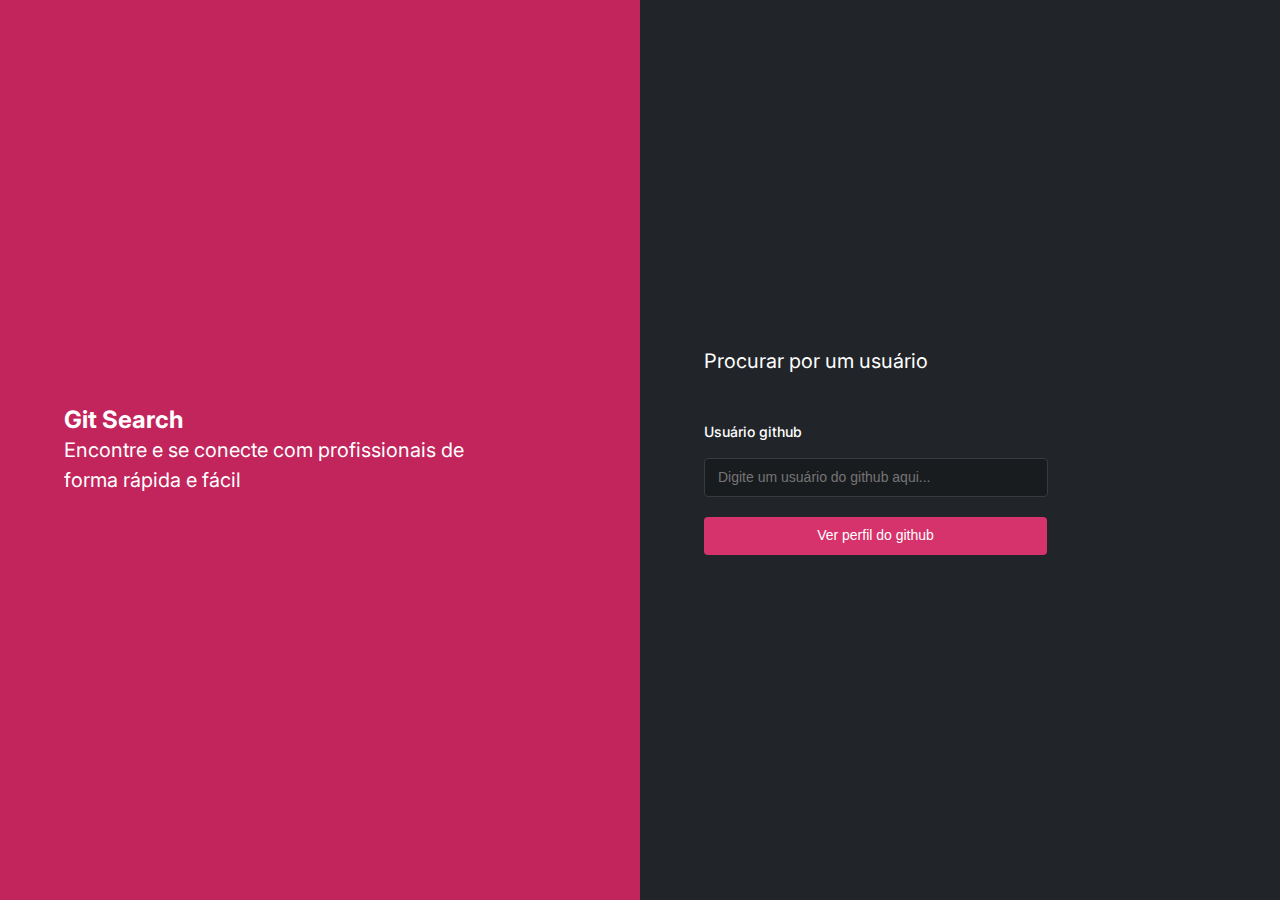
<file: index.html>
<!DOCTYPE html>
<html lang="en">
  <head>
    <meta charset="UTF-8" />
    <meta http-equiv="X-UA-Compatible" content="IE=edge" />
    <meta name="viewport" content="width=device-width, initial-scale=1.0" />

    <!-- FONTES -->
    <link rel="preconnect" href="https://fonts.googleapis.com" />
    <link rel="preconnect" href="https://fonts.gstatic.com" crossorigin />
    <link
      href="https://fonts.googleapis.com/css2?family=Inter:wght@100;200;300;400;500;600;700;800;900&display=swap"
      rel="stylesheet"
    />

    <!-- styles -->
    <link rel="stylesheet" href="./src/styles/reset.css">
    <link rel="stylesheet" href="./src/styles/globalStyles.css">
    <link rel="stylesheet" href="./src/styles/text.css">
    <link rel="stylesheet" href="./src/styles/index.css">

    <!-- script -->
    <script defer type="module" src="./src/scripts/index.js"></script>

    <title>Git Search</title>
  </head>
  <body>
    <section class="section__container section__container--pink">
      <h1 class="title-1">Git Search</h1>
      <p class="text-1">Encontre e se conecte com profissionais de forma rápida e fácil </p>
    </section>

    <section class="section__container section__container--black">
      <h2 class="text-1">Procurar por um usuário</h2>

      <p class="text-2">Usuário github</p>
      <input class="text-2 input-user" type="text" placeholder="Digite um usuário do github aqui...">
      <button class="text-2 submit" type="submit">Ver perfil do github</button>
    </section>


  </body>
</html>
</file>
<file: src/styles/globalStyles.css>
:root {
  --color-brand-1: #c2255c;
  --color-brand-2: #d6336c;
  --color-grey-1: #191c1f;
  --color-grey-2: #212529;
  --color-grey-3: #33363a;
  --color-grey-4: #373b3e;
  --color-grey-6: #a6a8a9;
  --color-grey-7: #ffffff;
  --color-alert: #c22554;
  --font-primary: "Inter", sans-serif;
}
</file>
<file: src/styles/text.css>
.title-1 {
    font-size: 32px;
    color: var(--color-grey-7);
    line-height: 48px;
    font-weight: 600;
}

.title-1 {
    font-size: 24px;
    color: var(--color-grey-7);
    line-height: 30px;
    font-weight: 700;
}

.text-1 {
    font-size: 20px;
    color: var(--color-grey-7);
    line-height: 30px;
    font-weight: 400;
}

.text-2 {
    font-size: 14px;
    color: var(--color-grey-7);
    line-height: 21px;
    font-weight: 500;
}
</file>
<file: src/styles/index.css>
body {
    display: flex;
    font-family: 'Inter', sans-serif;
}

.section__container {
    display: flex;
    justify-content: center;
    flex-direction: column;

    width: 50%;
    height: 100vh;
}

.section__container--pink {
    background-color: var(--color-brand-1);
}

.section__container--pink > h1 {
    width: 430px;
    max-width: 100%;
    margin-left: 10%;
}

.section__container--pink > p {
    width: 430px;
    max-width: 100%;
    margin-left: 10%;
}

.section__container--black {
    background-color: var(--color-grey-2);
}

.section__container--black > h2 {
    width: 316px;
    max-width: 100%;
    margin-left: 10%;
}

.section__container--black > p {
    width: 316px;
    max-width: 100%;
    margin-left: 10%;
    margin-top: 45px;
    margin-bottom: 16px;
}

.section__container--black > input {
    width: 316px;
    max-width: 100%;
    margin-left: 10%;
    border-radius: 4px;

    background-color: var(--color-grey-1);
    border: 1px solid var(--color-grey-4);
    padding: 8px 13px;
}

.section__container--black > button {
    width: 343px;
    max-width: 100%;
    margin-left: 10%;
    margin-top: 20px;
    border: none;
    border-radius: 4px;
    height: 38px;
    cursor: pointer;

    background-color: var(--color-brand-2);
}
</file>
